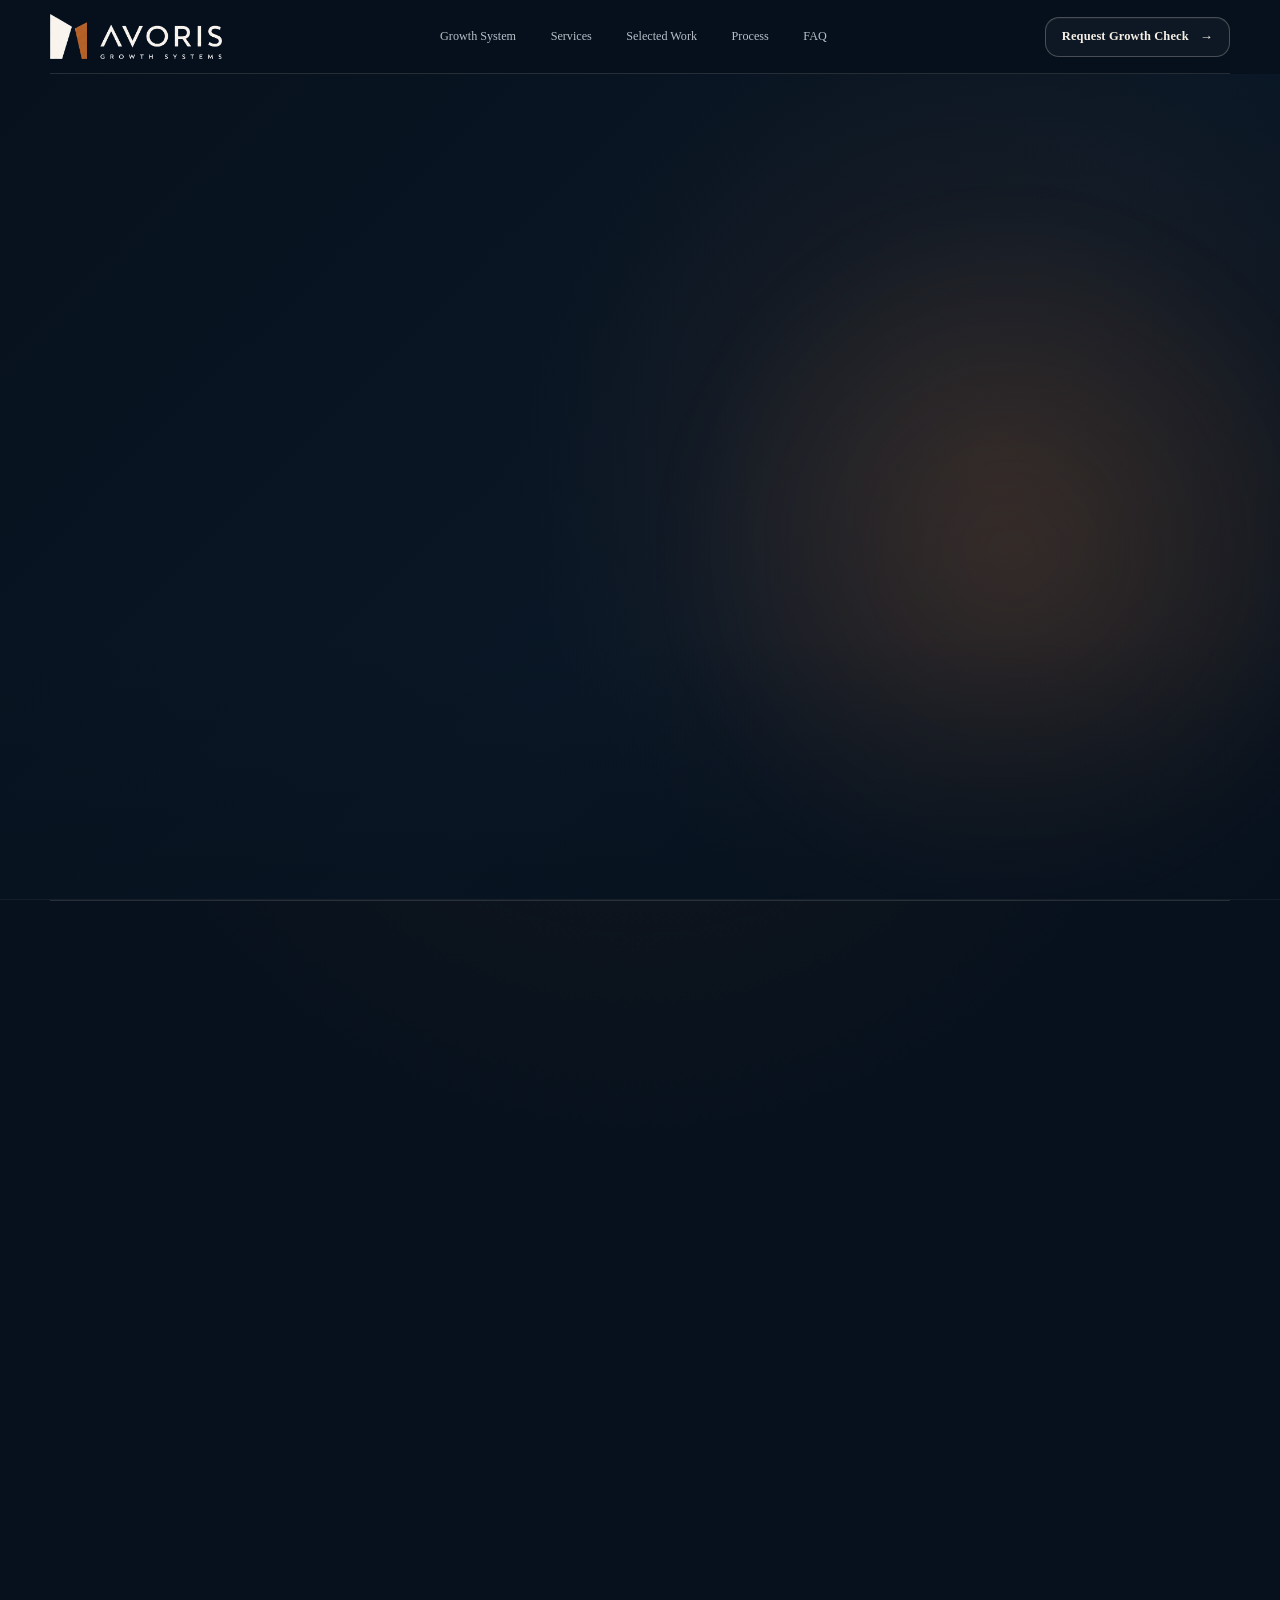
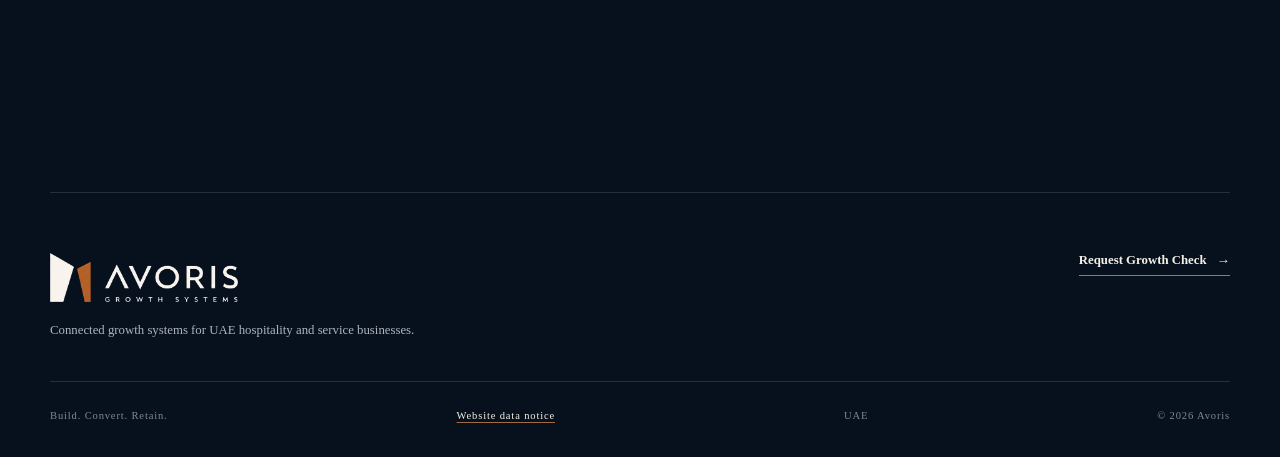
<file: index.html>
<!doctype html>
<html lang="en">
  <head>
    <meta charset="utf-8">
    <meta name="viewport" content="width=device-width, initial-scale=1">
    <meta name="theme-color" content="#07111d">
    <meta name="description" content="Avoris connects websites, Google visibility, social content, campaigns, CRM, and follow-up for UAE hospitality and service businesses.">
    <meta name="robots" content="index,follow,max-image-preview:large">
    <meta name="referrer" content="strict-origin-when-cross-origin">
    <meta http-equiv="Content-Security-Policy" content="default-src 'self'; base-uri 'self'; object-src 'none'; script-src 'self' 'sha256-jNqEJgOQ8Z2FwaB7fIRXqw4GKbD2601gResxsP9Bv5Y='; script-src-attr 'none'; style-src 'self'; img-src 'self' data:; font-src 'self'; connect-src 'none'; form-action https://formsubmit.co; frame-src 'none'; media-src 'self'; worker-src 'none'; manifest-src 'self'">
    <link rel="canonical" href="https://avorisgrowth.com/">
    <meta property="og:title" content="Avoris | Growth Systems for UAE Businesses">
    <meta property="og:description" content="Websites, Google visibility, social content, campaigns, CRM, and follow-up connected around one customer journey.">
    <meta property="og:type" content="website">
    <meta property="og:url" content="https://avorisgrowth.com/">
    <meta property="og:site_name" content="Avoris Growth Systems">
    <meta property="og:locale" content="en_AE">
    <meta property="og:image" content="https://avorisgrowth.com/assets/media/og.png">
    <meta property="og:image:alt" content="Avoris Growth Systems">
    <meta name="twitter:card" content="summary_large_image">
    <meta name="twitter:title" content="Avoris | Growth Systems for UAE Businesses">
    <meta name="twitter:description" content="Websites, Google visibility, social content, campaigns, CRM, and follow-up connected around one customer journey.">
    <meta name="twitter:image" content="https://avorisgrowth.com/assets/media/og.png">
    <meta name="twitter:image:alt" content="Avoris Growth Systems">
    <script type="application/ld+json">
      {
        "@context": "https://schema.org",
        "@graph": [
          {
            "@type": ["Organization", "ProfessionalService"],
            "@id": "https://avorisgrowth.com/#organization",
            "name": "Avoris Growth Systems",
            "url": "https://avorisgrowth.com/",
            "logo": "https://avorisgrowth.com/assets/brand/avoris-lockup-primary.png",
            "image": "https://avorisgrowth.com/assets/media/og.png",
            "description": "Connected websites, Google visibility, social content, campaigns, CRM, retention, and performance improvement for UAE hospitality and service businesses.",
            "areaServed": { "@type": "Country", "name": "United Arab Emirates" },
            "knowsAbout": ["Website conversion", "Google Business Profile optimisation", "Local SEO", "Social media content strategy", "Content creation", "Digital marketing", "Customer relationship management", "Customer retention", "Growth automation"],
            "makesOffer": {
              "@type": "OfferCatalog",
              "name": "Growth system services",
              "itemListElement": [
                { "@type": "Offer", "itemOffered": { "@type": "Service", "name": "Build", "description": "Websites, landing pages, booking journeys, WhatsApp, and conversion tracking." } },
                { "@type": "Offer", "itemOffered": { "@type": "Service", "name": "Convert", "description": "Paid media, local SEO, content, retargeting, and conversion improvement." } },
                { "@type": "Offer", "itemOffered": { "@type": "Service", "name": "Google Business Profile optimisation", "description": "Profile foundations, local visibility care, content updates, review workflow, monitoring, and reporting as agreed." } },
                { "@type": "Offer", "itemOffered": { "@type": "Service", "name": "Social content system", "description": "Content strategy, platform selection, content pillars, content calendars, creative production, publishing workflow, and reporting as agreed." } },
                { "@type": "Offer", "itemOffered": { "@type": "Service", "name": "Retain", "description": "CRM, loyalty, reviews, referrals, reactivation, and customer follow-up." } }
              ]
            }
          },
          {
            "@type": "WebSite",
            "@id": "https://avorisgrowth.com/#website",
            "url": "https://avorisgrowth.com/",
            "name": "Avoris Growth Systems",
            "publisher": { "@id": "https://avorisgrowth.com/#organization" },
            "inLanguage": "en",
            "dateModified": "2026-08-26"
          },
          {
            "@type": "FAQPage",
            "@id": "https://avorisgrowth.com/#faq",
            "mainEntity": [
              { "@type": "Question", "name": "Who is Avoris for?", "acceptedAnswer": { "@type": "Answer", "text": "Avoris is for ambitious UAE hospitality, leisure, and service businesses that want a clearer path from attention to revenue and repeat customers." } },
              { "@type": "Question", "name": "Is Avoris a marketing agency?", "acceptedAnswer": { "@type": "Answer", "text": "Marketing is one part of the work. Avoris connects acquisition with websites, conversion, CRM, retention, customer experience, and practical business processes." } },
              { "@type": "Question", "name": "What happens in a Growth Check?", "acceptedAnswer": { "@type": "Answer", "text": "We review how customers find you, choose you, buy or book, and come back. Then we identify the highest-value gap and recommend the next useful move." } },
              { "@type": "Question", "name": "Can Avoris work with our existing tools?", "acceptedAnswer": { "@type": "Answer", "text": "Yes. We keep useful tools and processes in place where possible, then connect or add only what the customer journey needs." } },
              { "@type": "Question", "name": "Do you only work with restaurants?", "acceptedAnswer": { "@type": "Answer", "text": "No. Hospitality is the first focus, but the same growth system works for local, service-led, and experience-led businesses." } },
              { "@type": "Question", "name": "Which social platforms does Avoris support?", "acceptedAnswer": { "@type": "Answer", "text": "The recommended mix can include Instagram, Facebook, LinkedIn, TikTok, and Google Business Profile. Avoris selects platforms around the audience and objective instead of placing every business on every channel by default." } },
              { "@type": "Question", "name": "What does Google Business Profile optimisation include?", "acceptedAnswer": { "@type": "Answer", "text": "Depending on the agreed scope, work can include profile accuracy, categories, services, hours, links, imagery, a review process, posts and updates, monitoring, and reporting. Rankings are not guaranteed." } }
            ]
          }
        ]
      }
    </script>
    <title>Avoris | Growth Systems for UAE Businesses</title>
    <link rel="icon" type="image/png" href="./assets/brand/avoris-symbol-primary.png">
    <link rel="apple-touch-icon" href="./assets/brand/avoris-symbol-primary.png">
    <link rel="stylesheet" href="./assets/styles.css">
    <script src="./assets/site.js" defer></script>
  </head>
  <body>
    <main class="site" id="top">
      <a class="skip-link" href="#main-content">Skip to content</a>

      <header class="site-header shell">
        <a href="#top" aria-label="Avoris home" data-close-menu>
          <img class="brand-lockup" src="./assets/brand/avoris-lockup-reversed.png" width="602" height="157" alt="Avoris Growth Systems">
        </a>
        <nav class="desktop-nav" aria-label="Primary navigation">
          <a href="#system">Growth System</a>
          <a href="#services">Services</a>
          <a href="#work">Selected Work</a>
          <a href="#process">Process</a>
          <a href="#faq">FAQ</a>
        </nav>
        <a class="button button-quiet header-cta" href="#growth-check">Request Growth Check <span aria-hidden="true" class="arrow">→</span></a>
        <button class="menu-toggle" type="button" aria-expanded="false" aria-controls="mobile-navigation" aria-label="Open navigation" data-menu-toggle>
          <span></span>
          <span></span>
        </button>
        <nav class="mobile-nav" id="mobile-navigation" aria-label="Mobile navigation" hidden>
          <a href="#system" data-close-menu>Growth System</a>
          <a href="#services" data-close-menu>Services</a>
          <a href="#work" data-close-menu>Selected Work</a>
          <a href="#process" data-close-menu>Process</a>
          <a href="#faq" data-close-menu>FAQ</a>
          <a class="button button-primary" href="#growth-check" data-close-menu>Request Growth Check <span aria-hidden="true" class="arrow">→</span></a>
        </nav>
      </header>

      <div id="main-content">
        <section class="hero" aria-labelledby="hero-title">
          <div class="hero-layout shell">
            <div class="hero-copy" data-reveal>
              <p class="eyebrow">Growth systems for UAE hospitality and service businesses</p>
              <h1 id="hero-title"><span>Turn attention into</span><em>repeat business.</em></h1>
              <p class="hero-lede">Websites, Google visibility, social content, campaigns, CRM, and follow-up connected so more customers choose you, return, and refer.</p>
              <div class="hero-actions">
                <a class="button button-primary" href="#growth-check">Request Growth Check <span aria-hidden="true" class="arrow">→</span></a>
                <a class="button button-quiet" href="#system">See the system <span aria-hidden="true" class="arrow">→</span></a>
              </div>
            </div>
            <figure class="hero-art" data-reveal>
              <img src="./assets/media/avoris-hero-growth-system.webp" width="1100" height="1366" alt="A continuous copper and ivory pathway rising through three connected stages." fetchpriority="high" decoding="async">
            </figure>
          </div>
        </section>

        <section class="leaks shell" aria-labelledby="leaks-title">
          <div class="section-heading" data-reveal>
            <h2 id="leaks-title">Growth rarely breaks in one place.</h2>
            <p>The problem is usually a gap between getting noticed, making the next step easy, and staying remembered.</p>
          </div>
          <div class="leak-grid">
            <article class="leak-card leak-card-featured" data-reveal>
              <img src="./assets/media/avoris-build-visual.jpg" width="1672" height="941" loading="lazy" decoding="async" alt="Customer journey planning session">
              <div>
                <span>Hard to find</span>
                <h3>The right people never reach you.</h3>
                <p>Weak search visibility, unclear offers, and disconnected campaigns make every new customer harder to win.</p>
              </div>
            </article>
            <article class="leak-card" data-reveal>
              <div>
                <span>Hard to choose</span>
                <h3>Interest stalls before action.</h3>
                <p>Visitors arrive, but the website, booking path, or follow-up leaves the next step unclear.</p>
              </div>
            </article>
            <article class="leak-card" data-reveal>
              <div>
                <span>Easy to forget</span>
                <h3>Good customers are left to drift.</h3>
                <p>Without CRM, loyalty, reviews, and useful follow-up, the relationship ends after one visit or enquiry.</p>
              </div>
            </article>
          </div>
        </section>

        <section class="system shell" id="system" aria-labelledby="system-title">
          <div class="system-heading" data-reveal>
            <div>
              <h2 id="system-title">Four growth functions. One customer journey.</h2>
              <p>Avoris connects marketing, digital conversion, customer retention, and performance improvement into one practical system.</p>
            </div>
            <span class="system-symbol" aria-hidden="true"></span>
          </div>
          <div class="journey-board" data-reveal>
            <div class="journey-board-heading" aria-hidden="true">
              <span>Customer moment</span>
              <span>What Avoris connects</span>
              <span>Business result</span>
            </div>
            <ol class="journey-flow">
              <li>
                <div class="journey-stage"><span>Attract demand</span><strong>Help the right people find you.</strong></div>
                <div class="journey-work"><strong class="journey-mobile-label">What Avoris connects</strong><p>Google Business Profile, local SEO, social content, paid media, and offer positioning</p></div>
                <div class="journey-result"><strong class="journey-mobile-label">Business result</strong><span>More qualified local attention</span></div>
              </li>
              <li>
                <div class="journey-stage"><span>Convert interest</span><strong>Make the next step easy.</strong></div>
                <div class="journey-work"><strong class="journey-mobile-label">What Avoris connects</strong><p>Websites, landing pages, booking, WhatsApp, and conversion tracking</p></div>
                <div class="journey-result"><strong class="journey-mobile-label">Business result</strong><span>More enquiries and bookings</span></div>
              </li>
              <li>
                <div class="journey-stage"><span>Grow relationships</span><strong>Give customers a reason to return.</strong></div>
                <div class="journey-work"><strong class="journey-mobile-label">What Avoris connects</strong><p>CRM, loyalty, reviews, referrals, and reactivation</p></div>
                <div class="journey-result"><strong class="journey-mobile-label">Business result</strong><span>More repeat visits and revenue</span></div>
              </li>
              <li>
                <div class="journey-stage"><span>Improve performance</span><strong>Turn evidence into better decisions.</strong></div>
                <div class="journey-work"><strong class="journey-mobile-label">What Avoris connects</strong><p>Reporting, testing, automation, and customer journey optimisation</p></div>
                <div class="journey-result"><strong class="journey-mobile-label">Business result</strong><span>Less waste and stronger growth</span></div>
              </li>
            </ol>
          </div>
          <div class="system-outcome" data-reveal>
            <div>
              <strong>Start at the biggest leak.</strong>
              <p>Fix the stage holding growth back, then connect the rest when it adds value.</p>
            </div>
            <a class="text-link" href="#growth-check">Request Growth Check <span class="arrow" aria-hidden="true">→</span></a>
          </div>
        </section>

        <section class="services shell" id="services" aria-labelledby="services-title">
          <div class="section-heading services-heading" data-reveal>
            <h2 id="services-title">Build. Convert. Retain.</h2>
            <p>Three connected systems turn first impressions into action, then action into stronger customer relationships.</p>
          </div>
          <div class="service-grid">
            <article class="service-card service-card-1" data-reveal>
              <img src="./assets/media/avoris-build-visual.jpg" width="1672" height="941" loading="lazy" decoding="async" alt="">
              <div><span>Build</span><h3>Make choosing you easy.</h3><p>Clear offers, fast websites, landing pages, booking journeys, WhatsApp, and conversion tracking.</p></div>
            </article>
            <article class="service-card service-card-2" data-reveal>
              <img src="./assets/media/avoris-convert-visual.jpg" width="1536" height="1024" loading="lazy" decoding="async" alt="">
              <div><span>Convert</span><h3>Bring in the right demand.</h3><p>Google Business Profile, local SEO, social content, paid media, retargeting, and steady conversion improvement.</p></div>
            </article>
            <article class="service-card service-card-3" data-reveal>
              <img src="./assets/media/avoris-retention.jpg" width="1699" height="926" loading="lazy" decoding="async" alt="">
              <div><span>Retain</span><h3>Give customers a reason to return.</h3><p>CRM, loyalty, reviews, referrals, reactivation, and useful permission-based follow-up.</p></div>
            </article>
          </div>
        </section>

        <section class="visibility-content shell" id="visibility-content" aria-labelledby="visibility-content-title">
          <div class="visibility-intro" data-reveal>
            <h2 id="visibility-content-title">Be found locally. Stay worth following.</h2>
            <p>Avoris connects Google visibility with a repeatable content system, so every channel supports the path to enquiry, booking, and return.</p>
          </div>

          <div class="visibility-grid">
            <article class="visibility-lane local-lane" data-reveal>
              <header class="lane-heading">
                <span class="lane-label">Local visibility</span>
                <h3>Google Business Profile optimisation</h3>
                <p>Keep the information customers see on Google accurate, useful, and active, then measure how people find and act on the profile.</p>
              </header>
              <figure class="lane-media" aria-hidden="true">
                <video width="960" height="536" muted playsinline preload="none" poster="./assets/media/avoris-local-visibility-poster.webp" data-scroll-video>
                  <source data-src="./assets/media/avoris-local-visibility.mp4" type="video/mp4">
                </video>
              </figure>
              <div class="package-stack">
                <section class="offer-package" aria-labelledby="gbp-foundation-title">
                  <div class="package-heading">
                    <span>One-time foundation</span>
                    <h4 id="gbp-foundation-title">GBP Foundation</h4>
                  </div>
                  <ul>
                    <li>Access, ownership, and accuracy audit</li>
                    <li>Categories, services, hours, links, and service area</li>
                    <li>Logo, cover, photos, and review-request setup</li>
                    <li>Tracking baseline and priority plan</li>
                  </ul>
                </section>
                <section class="offer-package" aria-labelledby="local-care-title">
                  <div class="package-heading">
                    <span>Ongoing care</span>
                    <h4 id="local-care-title">Local Visibility Care</h4>
                  </div>
                  <ul>
                    <li>Profile updates and change monitoring</li>
                    <li>Posts, offers, events, and fresh photos</li>
                    <li>Review-response support</li>
                    <li>Monthly performance review</li>
                  </ul>
                </section>
              </div>
            </article>

            <article class="visibility-lane content-lane" data-reveal>
              <header class="lane-heading">
                <span class="lane-label">Content system</span>
                <h3>Strategy becomes a steady publishing rhythm.</h3>
                <p>Plan what to say, create it efficiently, and give each platform a clear role in the customer journey.</p>
              </header>
              <figure class="lane-media" aria-hidden="true">
                <video width="960" height="536" muted playsinline preload="none" poster="./assets/media/avoris-content-system-poster.webp" data-scroll-video>
                  <source data-src="./assets/media/avoris-content-system.mp4" type="video/mp4">
                </video>
              </figure>
              <p class="platform-line"><strong>Platform selection</strong><span>Instagram, Facebook, LinkedIn, TikTok, and Google Business Profile when they fit the audience and objective.</span></p>
              <div class="package-stack">
                <section class="offer-package" aria-labelledby="content-foundation-title">
                  <div class="package-heading">
                    <span>One-time foundation</span>
                    <h4 id="content-foundation-title">Content Foundation Sprint</h4>
                  </div>
                  <ul>
                    <li>Audience, objective, and platform roles</li>
                    <li>Content pillars, voice, and creative direction</li>
                    <li>30-day content calendar</li>
                    <li>Production briefs and measurement plan</li>
                  </ul>
                </section>
                <section class="offer-package" aria-labelledby="monthly-content-title">
                  <div class="package-heading">
                    <span>Ongoing production</span>
                    <h4 id="monthly-content-title">Monthly Content System</h4>
                  </div>
                  <ul>
                    <li>Monthly strategy and content calendar</li>
                    <li>Planned filming, photography, design, and editing</li>
                    <li>Short videos, carousels, captions, and platform-ready assets</li>
                    <li>Approval workflow, publishing, and performance review</li>
                  </ul>
                </section>
              </div>
            </article>
          </div>

          <div class="connected-offer" data-reveal>
            <div>
              <span>Connected option</span>
              <h3>Content + Local Visibility System</h3>
            </div>
            <p>One content plan supplies social posts, Google Business Profile updates, fresh local proof, and landing-page material without creating separate workflows.</p>
            <a class="text-link" href="#growth-check">Discuss the system <span class="arrow" aria-hidden="true">→</span></a>
          </div>
          <p class="service-boundary" data-reveal>No ranking or virality guarantees. Platforms, production volume, locations, revisions, publishing, and reporting are agreed before work starts.</p>
        </section>

        <section class="process shell" id="process" aria-labelledby="process-title">
          <div class="process-intro" data-reveal>
            <h2 id="process-title">Start with the move that matters now.</h2>
            <p>Diagnose the constraint, build the right fix, then keep improving what proves useful.</p>
          </div>
          <div class="process-body">
            <figure class="process-art" data-reveal>
              <img src="./assets/media/avoris-process-journey.webp" width="1000" height="1241" alt="Three connected forms representing diagnosis, implementation, and continuous improvement." loading="lazy" decoding="async">
            </figure>
            <div class="engagement-list">
              <article data-reveal><span>Diagnose</span><div class="engagement-name"><strong>Growth Check</strong><small>Focused diagnostic</small></div><p>See the full journey, identify the highest-value leak, and choose the next useful move.</p></article>
              <article data-reveal><span>Implement</span><div class="engagement-name"><strong>Build Project</strong><small>Fixed-scope implementation</small></div><p>Fix the most valuable gap with a focused website, funnel, CRM, loyalty, or automation build.</p></article>
              <article data-reveal><span>Improve</span><div class="engagement-name"><strong>Growth Partner</strong><small>Ongoing improvement</small></div><p>Keep campaigns, reporting, testing, and customer journeys improving after the first build goes live.</p></article>
            </div>
          </div>
          <p class="scope-note" data-reveal>Scope, timing, and pricing are agreed before implementation starts.</p>
        </section>

        <section class="comparison shell" id="difference" aria-labelledby="comparison-title">
          <div class="comparison-intro" data-reveal>
            <p class="eyebrow">A clearer operating model</p>
            <h2 id="comparison-title">What changes when growth is connected?</h2>
            <p>The difference is not more activity. It is whether every part of growth is working toward the same customer decision.</p>
          </div>
          <div class="comparison-board" data-reveal>
            <figure class="comparison-art">
              <img src="./assets/media/avoris-connected-comparison.webp" width="1600" height="893" alt="A continuous copper path connects one system while a second group remains fragmented." loading="lazy" decoding="async">
            </figure>
            <table>
              <thead><tr><th scope="col">Decision</th><th scope="col">Avoris growth system</th><th scope="col">Separate specialists</th></tr></thead>
              <tbody>
                <tr><th scope="row">Starting point</th><td class="comparison-avoris">The customer journey and the biggest constraint</td><td>The requested channel or deliverable</td></tr>
                <tr><th scope="row">Delivery</th><td class="comparison-avoris">Website, campaigns, CRM, and retention connected</td><td>Separate briefs, tools, and handoffs</td></tr>
                <tr><th scope="row">Measurement</th><td class="comparison-avoris">One business outcome followed across the journey</td><td>Channel reports viewed in isolation</td></tr>
                <tr><th scope="row">Next move</th><td class="comparison-avoris">Improve the stage with the highest value</td><td>Add more activity to every channel</td></tr>
              </tbody>
            </table>
            <div class="comparison-action">
              <p>See where growth is leaking before you invest in another isolated fix.</p>
              <a class="text-link" href="#growth-check">Request Growth Check <span class="arrow" aria-hidden="true">→</span></a>
            </div>
          </div>
        </section>

        <section class="work shell" id="work" aria-labelledby="work-title">
          <div class="evidence-image" data-reveal>
            <img src="./assets/media/avoris-communications.jpg" width="1448" height="1086" loading="lazy" decoding="async" alt="Business owner discussing customer communication and growth priorities">
          </div>
          <div class="evidence-copy" data-reveal>
            <p class="eyebrow">How the work is proven</p>
            <h2 id="work-title">The work is measured from the start.</h2>
            <p class="evidence-lede">Every engagement begins with a clear baseline, one business priority, and an agreed way to show whether the change worked.</p>
            <dl class="evidence-steps">
              <div><dt>Journey baseline</dt><dd>What customers experience now, from discovery to return.</dd></div>
              <div><dt>Priority decision</dt><dd>The constraint chosen before implementation begins.</dd></div>
              <div><dt>Evidence plan</dt><dd>The enquiries, bookings, repeat visits, or other signal that will show progress.</dd></div>
            </dl>
            <p class="evidence-note">Verified client case studies are published only with client approval.</p>
          </div>
        </section>

        <section class="faq shell" id="faq" aria-labelledby="faq-title">
          <div class="faq-intro" data-reveal>
            <h2 id="faq-title">Useful answers before we start.</h2>
            <p>The work begins with the business as it is, not a prebuilt package.</p>
          </div>
          <div class="faq-list" data-reveal>
            <article class="faq-item open">
              <button type="button" aria-expanded="true"><span>Who is Avoris for?</span><b aria-hidden="true">-</b></button>
              <div class="faq-answer"><p>Avoris is for ambitious UAE hospitality, leisure, and service businesses that want a clearer path from attention to revenue and repeat customers.</p></div>
            </article>
            <article class="faq-item">
              <button type="button" aria-expanded="false"><span>Is Avoris a marketing agency?</span><b aria-hidden="true">+</b></button>
              <div class="faq-answer" hidden><p>Marketing is one part of the work. Avoris connects acquisition with websites, conversion, CRM, retention, customer experience, and practical business processes.</p></div>
            </article>
            <article class="faq-item">
              <button type="button" aria-expanded="false"><span>What happens in a Growth Check?</span><b aria-hidden="true">+</b></button>
              <div class="faq-answer" hidden><p>We review how customers find you, choose you, buy or book, and come back. Then we identify the highest-value gap and recommend the next useful move.</p></div>
            </article>
            <article class="faq-item">
              <button type="button" aria-expanded="false"><span>Can Avoris work with our existing tools?</span><b aria-hidden="true">+</b></button>
              <div class="faq-answer" hidden><p>Yes. We keep useful tools and processes in place where possible, then connect or add only what the customer journey needs.</p></div>
            </article>
            <article class="faq-item">
              <button type="button" aria-expanded="false"><span>Do you only work with restaurants?</span><b aria-hidden="true">+</b></button>
              <div class="faq-answer" hidden><p>No. Hospitality is the first focus, but the same growth system works for local, service-led, and experience-led businesses.</p></div>
            </article>
            <article class="faq-item">
              <button type="button" aria-expanded="false"><span>Which social platforms does Avoris support?</span><b aria-hidden="true">+</b></button>
              <div class="faq-answer" hidden><p>The recommended mix can include Instagram, Facebook, LinkedIn, TikTok, and Google Business Profile. We choose platforms around the audience and objective instead of putting every business on every channel by default.</p></div>
            </article>
            <article class="faq-item">
              <button type="button" aria-expanded="false"><span>What does Google Business Profile optimisation include?</span><b aria-hidden="true">+</b></button>
              <div class="faq-answer" hidden><p>Depending on the agreed scope, work can include profile accuracy, categories, services, hours, links, imagery, a review process, posts and updates, monitoring, and reporting. Rankings are not guaranteed.</p></div>
            </article>
          </div>
        </section>

        <section class="contact shell" id="growth-check" aria-labelledby="contact-title">
          <div class="contact-copy" data-reveal>
            <p class="eyebrow">Growth Check</p>
            <h2 id="contact-title">Find the gap worth fixing first.</h2>
            <p>A focused review of how customers find you, choose you, and come back.</p>
            <div class="contact-outcomes">
              <div><strong>See the journey</strong><span>Understand what customers experience from discovery to return.</span></div>
              <div><strong>Find the constraint</strong><span>Identify the gap that is costing the business the most.</span></div>
              <div><strong>Choose the next move</strong><span>Leave with a focused priority instead of another long task list.</span></div>
            </div>
          </div>

          <form class="growth-form" action="https://formsubmit.co/avorisgrowthsystems@gmail.com" method="post" accept-charset="UTF-8" data-reveal>
            <input type="hidden" name="_subject" value="New Avoris Growth Check request">
            <input type="hidden" name="_template" value="table">
            <input type="hidden" name="_next" value="https://avorisgrowth.com/thank-you.html">
            <input type="hidden" name="_url" value="https://avorisgrowth.com/#growth-check">
            <input class="form-honeypot" type="text" name="_honey" tabindex="-1" autocomplete="off" aria-hidden="true">
            <div class="form-heading"><span>Your request</span><strong>Growth Check</strong></div>
            <label>First name<input name="firstName" type="text" placeholder="Your name" autocomplete="given-name" maxlength="80" required></label>
            <label>Business name<input name="businessName" type="text" placeholder="Your business" autocomplete="organization" maxlength="120" required></label>
            <label>Email address<input name="email" type="email" placeholder="you@business.com" autocomplete="email" maxlength="254" required></label>
            <label>What would you like to improve?
              <select name="priority" required>
                <option value="" selected disabled>Select a priority</option>
                <option>Google visibility and Business Profile</option>
                <option>Content strategy and creation</option>
                <option>More qualified enquiries</option>
                <option>Better conversion</option>
                <option>Repeat customers and loyalty</option>
                <option>Automation and customer data</option>
                <option>I am not sure yet</option>
              </select>
            </label>
            <label>Tell us a little more<textarea name="context" placeholder="What is happening in the business right now?" rows="4" maxlength="1500"></textarea></label>
            <button class="button button-primary submit-button" type="submit">Request Growth Check <span aria-hidden="true" class="arrow">→</span></button>
            <p class="form-note">By submitting, you agree that Avoris may use these details to reply. This form is processed by FormSubmit. Do not include passwords, payment details, government ID, or confidential customer data. <a href="./privacy.html">Read the website data notice.</a></p>
          </form>
        </section>
      </div>

      <footer class="site-footer shell">
        <div>
          <a href="#top" aria-label="Avoris home">
            <img class="brand-lockup" src="./assets/brand/avoris-lockup-reversed.png" width="602" height="157" loading="lazy" decoding="async" alt="Avoris Growth Systems">
          </a>
          <p>Connected growth systems for UAE hospitality and service businesses.</p>
        </div>
        <a class="text-link" href="#growth-check">Request Growth Check <span aria-hidden="true" class="arrow">→</span></a>
        <div class="footer-meta"><span>Build. Convert. Retain.</span><a href="./privacy.html">Website data notice</a><span>UAE</span><span>© 2026 Avoris</span></div>
      </footer>
      <a class="mobile-cta" href="#growth-check">Request Growth Check <span aria-hidden="true" class="arrow">→</span></a>
    </main>
  </body>
</html>
</file>
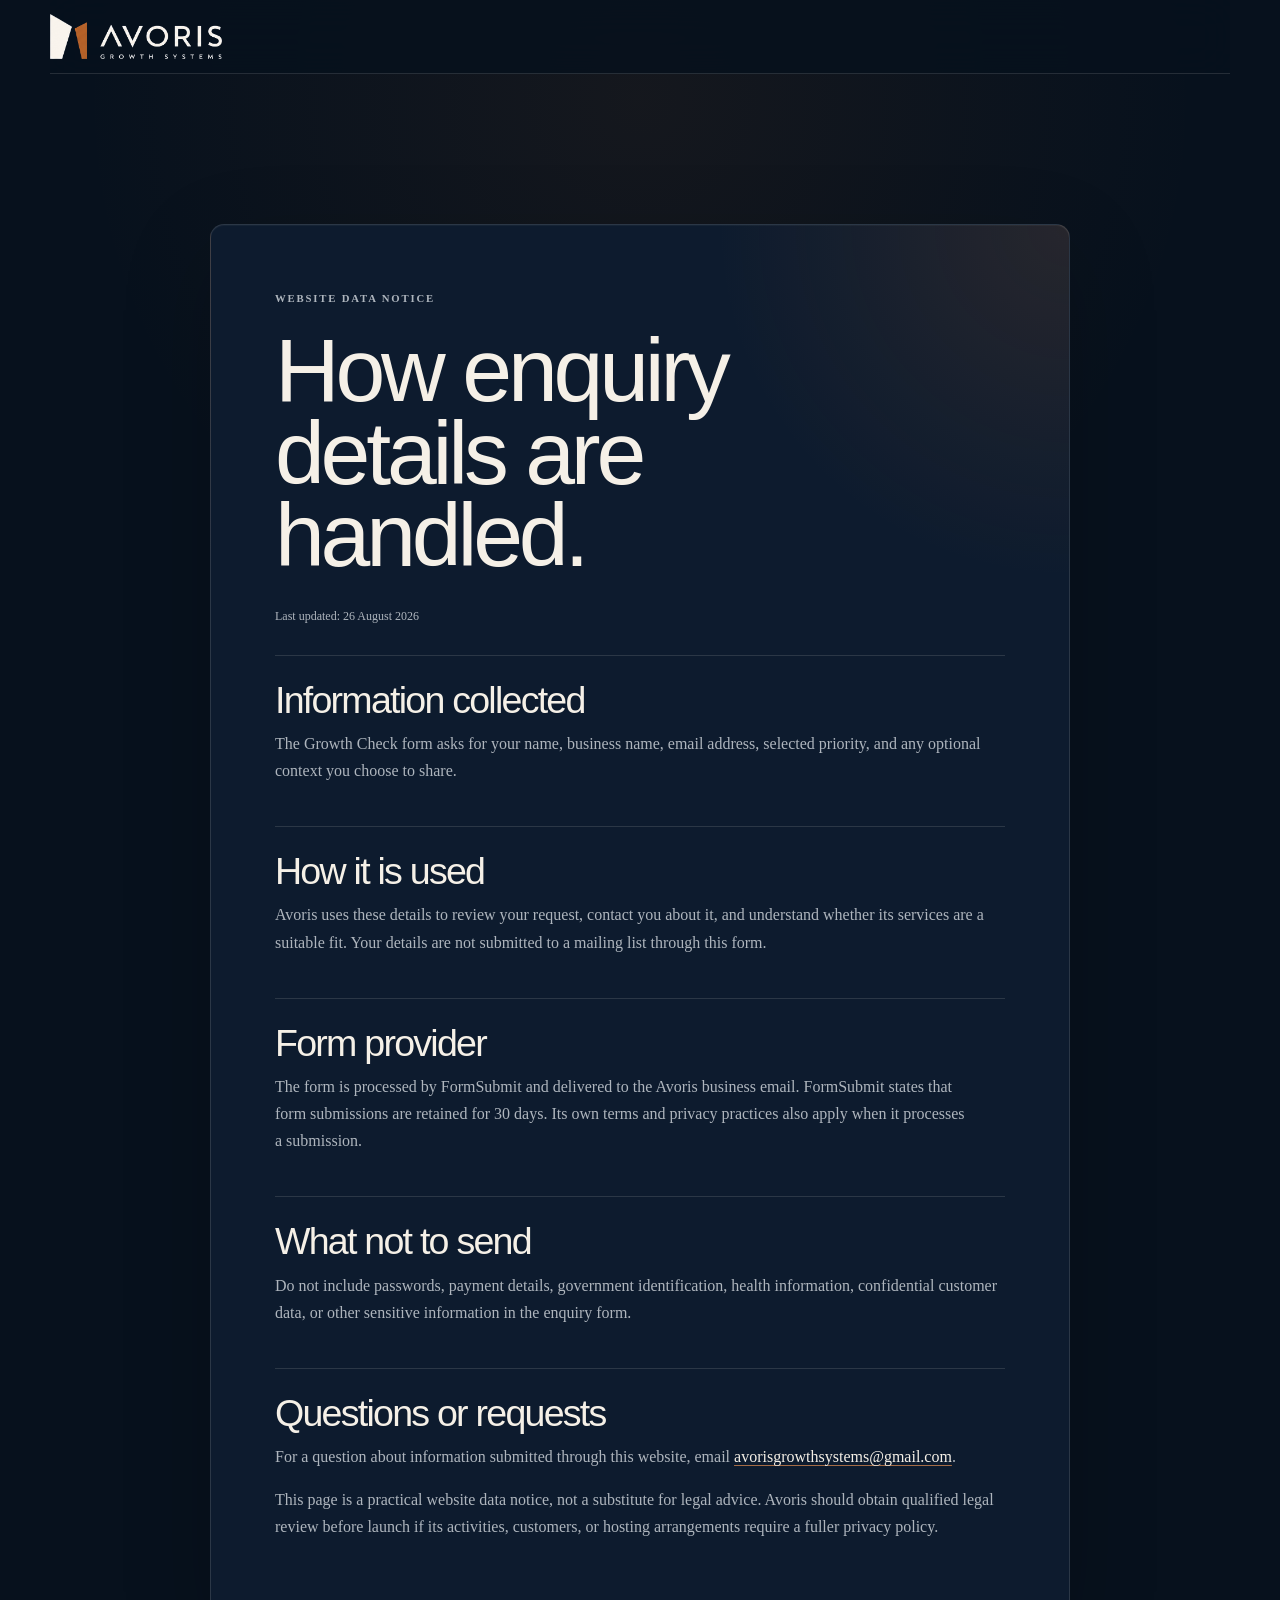
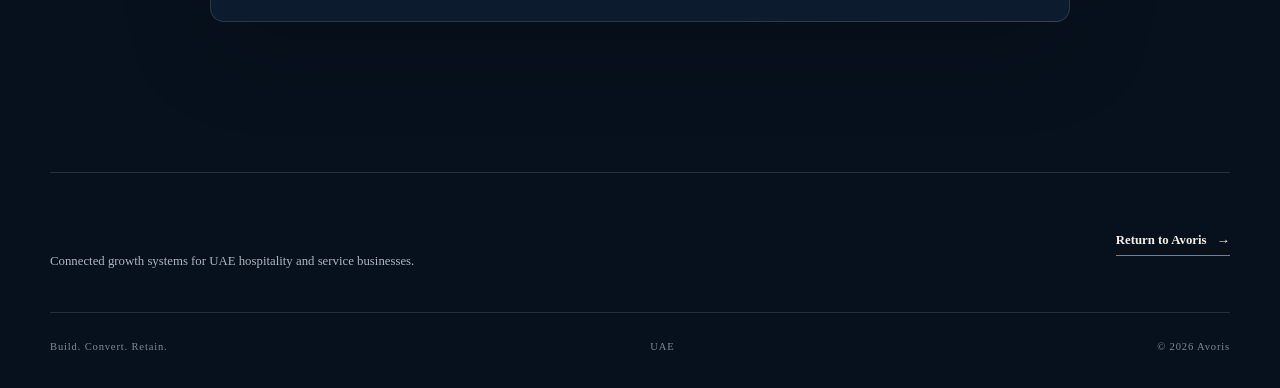
<file: privacy.html>
<!doctype html>
<html lang="en">
  <head>
    <meta charset="utf-8">
    <meta name="viewport" content="width=device-width, initial-scale=1">
    <meta name="theme-color" content="#07111d">
    <meta name="description" content="How Avoris handles information submitted through this website.">
    <meta name="robots" content="index,follow">
    <meta name="referrer" content="strict-origin-when-cross-origin">
    <meta http-equiv="Content-Security-Policy" content="default-src 'self'; base-uri 'self'; object-src 'none'; script-src 'self' 'sha256-jNqEJgOQ8Z2FwaB7fIRXqw4GKbD2601gResxsP9Bv5Y='; script-src-attr 'none'; style-src 'self'; img-src 'self' data:; font-src 'self'; connect-src 'none'; form-action https://formsubmit.co; frame-src 'none'; media-src 'self'; worker-src 'none'; manifest-src 'self'">
    <link rel="canonical" href="https://avorisgrowth.com/privacy.html">
    <title>Website data notice | Avoris Growth Systems</title>
    <link rel="icon" type="image/png" href="./assets/brand/avoris-symbol-primary.png">
    <link rel="stylesheet" href="./assets/styles.css">
  </head>
  <body>
    <main class="site utility-site" id="top">
      <a class="skip-link" href="#main-content">Skip to content</a>
      <header class="site-header shell utility-header">
        <a href="./index.html" aria-label="Avoris home">
          <img class="brand-lockup" src="./assets/brand/avoris-lockup-reversed.png" width="602" height="157" alt="Avoris Growth Systems">
        </a>
      </header>
      <div class="utility-main privacy-main shell" id="main-content">
        <article class="utility-card privacy-card">
          <p class="eyebrow">Website data notice</p>
          <h1>How enquiry details are handled.</h1>
          <p class="privacy-meta">Last updated: 26 August 2026</p>

          <section aria-labelledby="information-collected">
            <h2 id="information-collected">Information collected</h2>
            <p>The Growth Check form asks for your name, business name, email address, selected priority, and any optional context you choose to share.</p>
          </section>

          <section aria-labelledby="information-use">
            <h2 id="information-use">How it is used</h2>
            <p>Avoris uses these details to review your request, contact you about it, and understand whether its services are a suitable fit. Your details are not submitted to a mailing list through this form.</p>
          </section>

          <section aria-labelledby="form-provider">
            <h2 id="form-provider">Form provider</h2>
            <p>The form is processed by FormSubmit and delivered to the Avoris business email. FormSubmit states that form submissions are retained for 30 days. Its own terms and privacy practices also apply when it processes a submission.</p>
          </section>

          <section aria-labelledby="sensitive-information">
            <h2 id="sensitive-information">What not to send</h2>
            <p>Do not include passwords, payment details, government identification, health information, confidential customer data, or other sensitive information in the enquiry form.</p>
          </section>

          <section aria-labelledby="contact-data">
            <h2 id="contact-data">Questions or requests</h2>
            <p>For a question about information submitted through this website, email <a href="mailto:avorisgrowthsystems@gmail.com">avorisgrowthsystems@gmail.com</a>.</p>
            <p>This page is a practical website data notice, not a substitute for legal advice. Avoris should obtain qualified legal review before launch if its activities, customers, or hosting arrangements require a fuller privacy policy.</p>
          </section>
        </article>
      </div>
      <footer class="site-footer shell">
        <div>
          <p>Connected growth systems for UAE hospitality and service businesses.</p>
        </div>
        <a class="text-link" href="./index.html">Return to Avoris <span aria-hidden="true" class="arrow">→</span></a>
        <div class="footer-meta"><span>Build. Convert. Retain.</span><span>UAE</span><span>© 2026 Avoris</span></div>
      </footer>
    </main>
  </body>
</html>
</file>
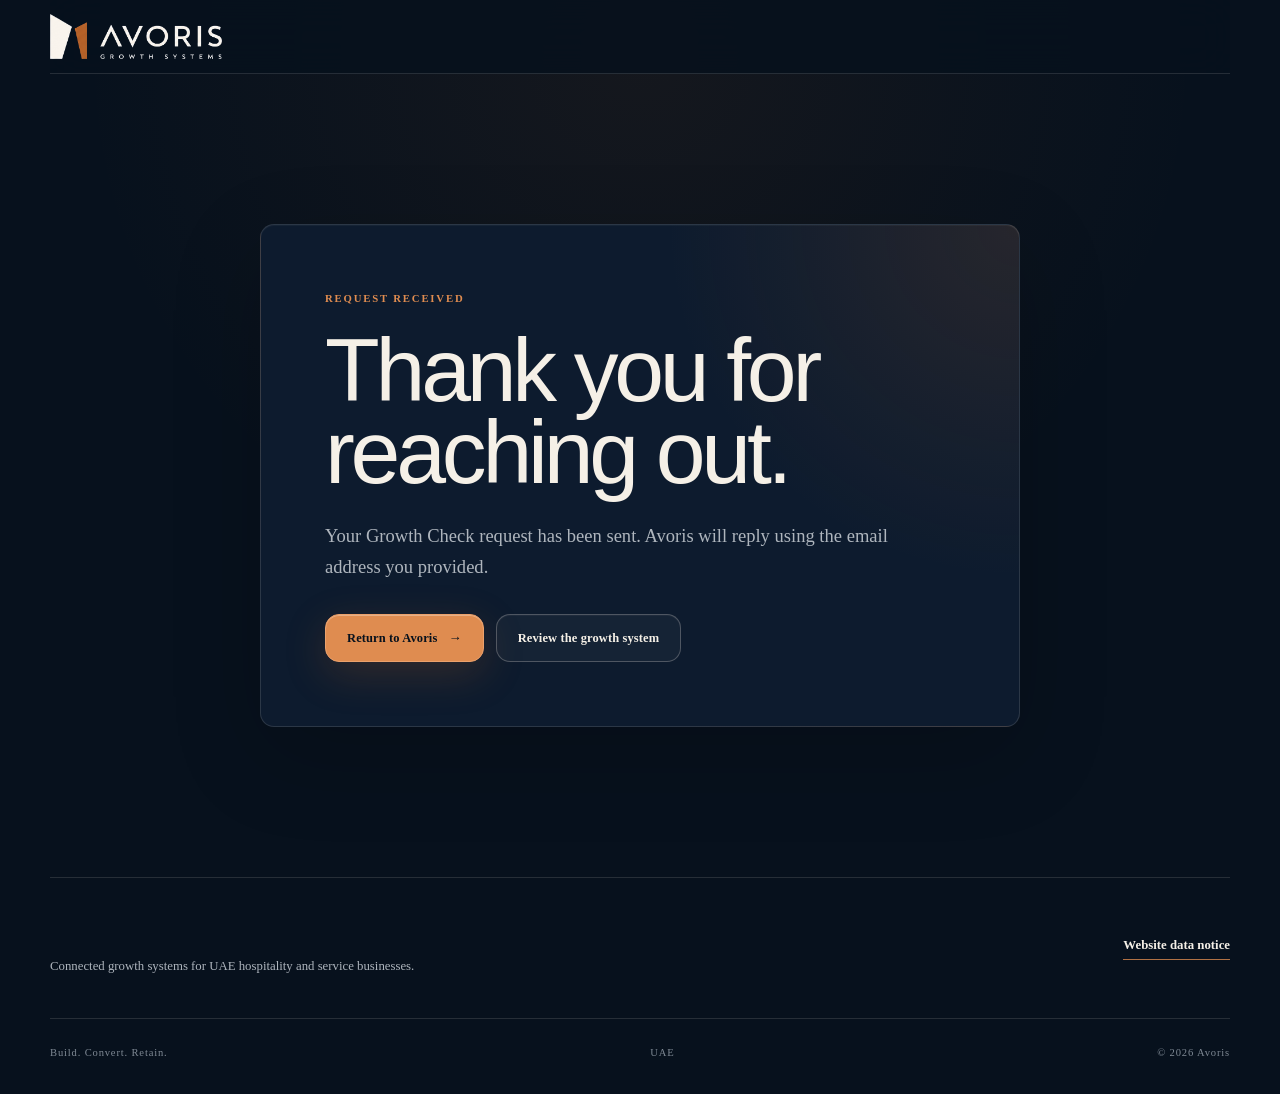
<file: thank-you.html>
<!doctype html>
<html lang="en">
  <head>
    <meta charset="utf-8">
    <meta name="viewport" content="width=device-width, initial-scale=1">
    <meta name="theme-color" content="#07111d">
    <meta name="robots" content="noindex,nofollow">
    <meta name="referrer" content="strict-origin-when-cross-origin">
    <meta http-equiv="Content-Security-Policy" content="default-src 'self'; base-uri 'self'; object-src 'none'; script-src 'self' 'sha256-jNqEJgOQ8Z2FwaB7fIRXqw4GKbD2601gResxsP9Bv5Y='; script-src-attr 'none'; style-src 'self'; img-src 'self' data:; font-src 'self'; connect-src 'none'; form-action https://formsubmit.co; frame-src 'none'; media-src 'self'; worker-src 'none'; manifest-src 'self'">
    <title>Request received | Avoris Growth Systems</title>
    <link rel="icon" type="image/png" href="./assets/brand/avoris-symbol-primary.png">
    <link rel="stylesheet" href="./assets/styles.css">
  </head>
  <body>
    <main class="site utility-site" id="top">
      <a class="skip-link" href="#main-content">Skip to content</a>
      <header class="site-header shell utility-header">
        <a href="./index.html" aria-label="Avoris home">
          <img class="brand-lockup" src="./assets/brand/avoris-lockup-reversed.png" width="602" height="157" alt="Avoris Growth Systems">
        </a>
      </header>
      <div class="utility-main shell" id="main-content">
        <article class="utility-card">
          <p class="eyebrow">Request received</p>
          <h1>Thank you for reaching out.</h1>
          <p class="utility-lede">Your Growth Check request has been sent. Avoris will reply using the email address you provided.</p>
          <div class="utility-actions">
            <a class="button button-primary" href="./index.html">Return to Avoris <span aria-hidden="true" class="arrow">→</span></a>
            <a class="button button-quiet" href="./index.html#system">Review the growth system</a>
          </div>
        </article>
      </div>
      <footer class="site-footer shell">
        <div>
          <p>Connected growth systems for UAE hospitality and service businesses.</p>
        </div>
        <a class="text-link" href="./privacy.html">Website data notice</a>
        <div class="footer-meta"><span>Build. Convert. Retain.</span><span>UAE</span><span>© 2026 Avoris</span></div>
      </footer>
    </main>
  </body>
</html>
</file>
<file: assets/styles.css>
[hidden] { display:none!important; }

:root {
  --ivory:#f5f0e7;
  --muted:#aeb5bd;
  --ink:#07111d;
  --navy:#0d1b2e;
  --navy-soft:#12243a;
  --navy-raised:#172a41;
  --copper:#b96424;
  --copper-bright:#df8c50;
  --line:rgba(245,240,231,.13);
  --line-strong:rgba(245,240,231,.25);
  --radius:14px;
  --shell:min(1180px,calc(100vw - 48px));
}

* { box-sizing:border-box; }
html { scroll-behavior:smooth; background:var(--ink); }
body { margin:0; color:var(--ivory); background:var(--ink); font-family:"Segoe UI Variable Text","Avenir Next","Helvetica Neue",Arial,sans-serif; font-size:16px; -webkit-font-smoothing:antialiased; }
section[id] { scroll-margin-top:90px; }
body,button,input,select,textarea { font:inherit; }
img { display:block; max-width:100%; }
a { color:inherit; text-decoration:none; }
button { color:inherit; }
button,a,input,select,textarea { -webkit-tap-highlight-color:transparent; }
:focus-visible { outline:2px solid var(--copper-bright); outline-offset:4px; }

.site { min-height:100dvh; overflow:hidden; background:radial-gradient(circle at 50% 5%,rgba(185,100,36,.08),transparent 35rem),var(--ink); }
.shell { width:var(--shell); margin-inline:auto; }
.skip-link { position:fixed; top:10px; left:10px; z-index:100; padding:10px 14px; border-radius:var(--radius); color:var(--ink); background:var(--ivory); transform:translateY(-180%); }
.skip-link:focus { transform:translateY(0); }

.site-header { position:sticky; top:0; z-index:30; display:grid; grid-template-columns:auto 1fr auto; align-items:center; min-height:74px; border-bottom:1px solid var(--line); background:rgba(7,17,29,.84); backdrop-filter:blur(18px); }
.brand-lockup { width:172px; height:auto; }
.desktop-nav { display:flex; justify-content:center; gap:clamp(20px,2.7vw,38px); color:#b8c0c9; font-size:.76rem; }
.desktop-nav a { transition:color .2s ease; }
.desktop-nav a:hover,.desktop-nav a:focus-visible { color:var(--ivory); }
.menu-toggle,.mobile-nav { display:none; }

.button { display:inline-flex; align-items:center; justify-content:center; gap:11px; min-height:48px; padding:0 21px; border:1px solid transparent; border-radius:var(--radius); white-space:nowrap; font-size:.78rem; font-weight:750; letter-spacing:.01em; transition:transform .22s cubic-bezier(.16,1,.3,1),color .22s ease,background .22s ease,border-color .22s ease,box-shadow .22s ease; }
.button:hover { transform:translateY(-2px); }
.button:active { transform:translateY(1px) scale(.99); }
.button-primary { color:var(--ink); background:var(--copper-bright); border-color:#eba16c; box-shadow:0 12px 42px rgba(185,100,36,.22),inset 0 1px 0 rgba(245,240,231,.35); }
.button-primary:hover,.button-primary:focus-visible { background:#ec9a5e; box-shadow:0 16px 50px rgba(185,100,36,.32),inset 0 1px 0 rgba(245,240,231,.42); }
.button-quiet { color:var(--ivory); border-color:var(--line-strong); background:rgba(245,240,231,.035); box-shadow:inset 0 1px 0 rgba(245,240,231,.04); }
.button-quiet:hover,.button-quiet:focus-visible { border-color:rgba(223,140,80,.55); background:rgba(245,240,231,.07); }
.header-cta { min-height:40px; padding-inline:16px; }
.arrow { display:inline-block; font-size:1.05em; transition:transform .2s ease; }
a:hover .arrow,button:hover .arrow { transform:translate(2px,-2px); }
.text-link { display:inline-flex; align-items:center; gap:10px; width:max-content; padding-bottom:6px; border-bottom:1px solid rgba(223,140,80,.78); font-size:.8rem; font-weight:750; }

.eyebrow { margin:0 0 22px; color:var(--copper-bright); font-size:.67rem; font-weight:800; letter-spacing:.17em; text-transform:uppercase; }
h1,h2,h3,p { margin-top:0; }
h1,h2,h3 { font-family:"Segoe UI Variable Display","Avenir Next","Helvetica Neue",Arial,sans-serif; letter-spacing:-.047em; text-wrap:balance; }
h1 { margin:0; font-size:clamp(3.8rem,7vw,6.6rem); font-weight:460; line-height:.92; }
h1 span,h1 em { display:block; }
h1 em { color:var(--copper-bright); font-style:normal; }
h2 { margin-bottom:22px; font-size:clamp(2.8rem,5vw,5rem); font-weight:470; line-height:.96; }
h3 { font-size:clamp(1.55rem,2.2vw,2.25rem); font-weight:560; line-height:1.05; }
p { color:var(--muted); line-height:1.68; text-wrap:pretty; }

.hero { position:relative; min-height:calc(100dvh - 74px); overflow:hidden; isolation:isolate; background:radial-gradient(circle at 78% 48%,rgba(185,100,36,.13),transparent 30rem),linear-gradient(135deg,#07111d 0%,#0a1726 58%,#07111d 100%); box-shadow:inset 0 -1px 0 var(--line); view-timeline-name:--hero-scroll; view-timeline-axis:block; }
.hero::before { content:""; position:absolute; top:8%; right:-10%; bottom:0; left:48%; z-index:0; background:radial-gradient(ellipse at 50% 54%,rgba(223,140,80,.13),transparent 62%); filter:blur(22px); pointer-events:none; }
.hero::after { content:""; position:absolute; inset:0; z-index:1; background:linear-gradient(180deg,rgba(7,17,29,.02),transparent 68%,rgba(7,17,29,.58)); pointer-events:none; }
.hero-layout { position:relative; z-index:2; display:grid; grid-template-columns:minmax(0,.94fr) minmax(390px,1.06fr); gap:clamp(28px,5vw,72px); align-items:center; min-height:calc(100dvh - 74px); }
.hero-copy { position:relative; z-index:2; max-width:650px; padding-block:clamp(54px,8vh,88px); text-align:left; }
.hero-copy .eyebrow { margin-bottom:20px; }
.hero-copy h1 { font-size:clamp(3.45rem,4.45vw,3.9rem); }
.hero-lede { max-width:600px; margin:26px 0 30px; font-size:clamp(1rem,1.3vw,1.14rem); }
.hero-actions { display:flex; justify-content:flex-start; gap:12px; }
.hero-art { position:relative; align-self:stretch; min-height:520px; height:min(690px,calc(100dvh - 82px)); margin:0; overflow:hidden; background:#081523; }
.hero-art::after { content:""; position:absolute; inset:0; z-index:1; background:linear-gradient(90deg,#081523 0,rgba(8,21,35,.72) 9%,transparent 31%),linear-gradient(180deg,#081523 0,transparent 10%,transparent 84%,#07111d 100%); pointer-events:none; }
.hero-art img { width:100%; height:100%; object-fit:cover; object-position:center; transform-origin:center 44%; }

.section-heading { max-width:780px; margin-bottom:52px; }
.section-heading p { max-width:650px; margin-bottom:0; font-size:1.02rem; }

.leaks { padding-block:136px; border-top:1px solid var(--line); }
.leak-grid { display:grid; grid-template-columns:1.12fr .88fr; grid-template-rows:repeat(2,260px); gap:18px; }
.leak-card { position:relative; display:grid; min-height:0; overflow:hidden; border:1px solid var(--line); border-radius:var(--radius); background:linear-gradient(135deg,var(--navy-soft),#0a1726); }
.leak-card:nth-child(3) { background:radial-gradient(circle at 90% 10%,rgba(185,100,36,.18),transparent 18rem),var(--navy); }
.leak-card-featured { grid-row:1/3; }
.leak-card-featured img { position:absolute; inset:0; width:100%; height:100%; object-fit:cover; filter:saturate(.62) contrast(1.08); transition:transform .8s cubic-bezier(.16,1,.3,1); }
.leak-card-featured:hover img { transform:scale(1.035); }
.leak-card-featured::after { content:""; position:absolute; inset:0; background:linear-gradient(180deg,rgba(7,17,29,.08) 20%,rgba(7,17,29,.95) 90%); }
.leak-card>div { position:relative; z-index:1; align-self:end; padding:30px; }
.leak-card:not(.leak-card-featured)>div { align-self:center; }
.leak-card span { display:block; margin-bottom:14px; color:var(--copper-bright); font-size:.76rem; font-weight:750; }
.leak-card h3 { max-width:500px; margin:0 0 12px; }
.leak-card p { max-width:510px; margin:0; font-size:.88rem; }

.system { padding-block:138px; }
.system-heading { display:grid; grid-template-columns:minmax(0,850px) auto; gap:40px; align-items:end; margin-bottom:56px; }
.system-heading h2 { max-width:830px; }
.system-heading p { max-width:700px; margin:20px 0 0; font-size:1.02rem; }
.system-symbol { width:74px; aspect-ratio:130/157; justify-self:end; background:url("./brand/avoris-symbol-reversed.png") center/contain no-repeat; opacity:.92; }
.journey-board { overflow:hidden; border:1px solid var(--line-strong); border-radius:var(--radius); background:linear-gradient(145deg,rgba(18,36,58,.92),rgba(9,22,36,.96)); box-shadow:inset 0 1px 0 rgba(245,240,231,.045); }
.journey-board-heading,.journey-flow li { display:grid; grid-template-columns:minmax(210px,.95fr) minmax(300px,1.25fr) minmax(220px,.8fr); gap:clamp(24px,4vw,58px); }
.journey-board-heading { padding:18px 28px; border-bottom:1px solid var(--line-strong); color:var(--muted); font-size:.65rem; font-weight:760; letter-spacing:.1em; text-transform:uppercase; }
.journey-flow { display:grid; margin:0; padding:0; list-style:none; }
.journey-flow li { position:relative; isolation:isolate; align-items:center; min-height:138px; padding:26px 28px; overflow:hidden; border-bottom:1px solid var(--line); transition:background .35s ease; }
.journey-flow li:last-child { border-bottom:0; }
.journey-flow li::after { content:""; position:absolute; inset:0; z-index:-1; background:linear-gradient(90deg,rgba(223,140,80,.13),rgba(185,100,36,.055) 48%,transparent 82%); opacity:0; transform:scaleX(.15); transform-origin:left center; }
.journey-flow li:hover { background:rgba(245,240,231,.035); }
.journey-stage { display:grid; gap:8px; }
.journey-stage>span { color:var(--copper-bright); font-size:.73rem; font-weight:800; }
.journey-stage>strong { max-width:230px; font-size:clamp(1.25rem,2vw,1.72rem); font-weight:540; line-height:1.12; letter-spacing:-.035em; }
.journey-work p { max-width:420px; margin:0; color:#b9c1c9; font-size:.86rem; line-height:1.62; }
.journey-mobile-label { position:absolute; width:1px; height:1px; padding:0; overflow:hidden; clip:rect(0,0,0,0); white-space:nowrap; border:0; }
.journey-result { display:grid; gap:7px; padding-left:22px; border-left:1px solid rgba(223,140,80,.45); }
.journey-result span { max-width:230px; color:var(--ivory); font-size:.92rem; font-weight:720; line-height:1.45; }
.system-outcome { display:flex; align-items:center; justify-content:space-between; gap:40px; margin-top:30px; padding-top:28px; border-top:1px solid var(--line); }
.system-outcome>div { display:grid; gap:6px; }
.system-outcome strong { font-size:1.08rem; }
.system-outcome p { max-width:620px; margin:0; font-size:.84rem; }
.system-outcome .text-link { flex:0 0 auto; color:var(--ivory); }

.services { padding-block:140px; border-top:1px solid var(--line); }
.services-heading { margin-bottom:60px; }
.service-grid { display:grid; grid-template-columns:1.2fr .84fr .94fr; align-items:end; gap:18px; }
.service-card { position:relative; min-height:480px; overflow:hidden; border:1px solid var(--line); border-radius:var(--radius); background:var(--navy); box-shadow:inset 0 1px 0 rgba(245,240,231,.035); }
.service-card-1 { min-height:650px; }
.service-card-2 { min-height:500px; }
.service-card-3 { min-height:565px; }
.service-card img { position:absolute; inset:0; width:100%; height:100%; object-fit:cover; filter:saturate(.67) contrast(1.07); transition:transform .8s cubic-bezier(.16,1,.3,1),filter .8s ease; }
.service-card::after { content:""; position:absolute; inset:0; background:linear-gradient(180deg,transparent 22%,rgba(7,17,29,.96) 91%); }
.service-card:hover img { transform:scale(1.035); filter:saturate(.85) contrast(1.08); }
.service-card>div { position:absolute; right:26px; bottom:26px; left:26px; z-index:1; }
.service-card span { display:block; margin-bottom:12px; color:var(--copper-bright); font-size:.72rem; font-weight:800; }
.service-card h3 { margin:0 0 11px; }
.service-card p { margin:0; font-size:.82rem; }

.visibility-content { padding-block:138px; border-top:1px solid var(--line); }
.visibility-intro { max-width:830px; margin-bottom:54px; }
.visibility-intro p { max-width:690px; margin:0; font-size:1.02rem; }
.visibility-grid { display:grid; grid-template-columns:1.07fr .93fr; gap:18px; align-items:start; }
.visibility-lane { overflow:hidden; border:1px solid var(--line-strong); border-radius:var(--radius); background:linear-gradient(145deg,rgba(18,36,58,.96),rgba(8,20,33,.98)); box-shadow:inset 0 1px 0 rgba(245,240,231,.04); }
.local-lane { background:radial-gradient(circle at 0 0,rgba(223,140,80,.14),transparent 22rem),linear-gradient(145deg,rgba(18,36,58,.96),rgba(8,20,33,.98)); }
.content-lane { margin-top:62px; }
.lane-heading { padding:34px 32px 30px; }
.lane-label { display:block; margin-bottom:15px; color:var(--copper-bright); font-size:.76rem; font-weight:780; }
.lane-heading h3 { max-width:520px; margin:0 0 14px; }
.lane-heading p { max-width:550px; margin:0; font-size:.86rem; }
.lane-media { position:relative; aspect-ratio:960/536; margin:0 22px 12px; overflow:hidden; border:1px solid var(--line); border-radius:var(--radius); background:var(--navy); box-shadow:inset 0 1px 0 rgba(245,240,231,.04); }
.lane-media::after { content:""; position:absolute; inset:0; border-radius:inherit; background:linear-gradient(180deg,rgba(245,240,231,.025),transparent 48%,rgba(7,17,29,.14)); box-shadow:inset 0 0 0 1px rgba(245,240,231,.025); pointer-events:none; }
.lane-media video { display:block; width:100%; height:100%; object-fit:cover; background:var(--navy); }
.platform-line { display:grid; grid-template-columns:.62fr 1.38fr; gap:22px; margin:0 32px 2px; padding:18px 0; border-top:1px solid var(--line); color:#aeb7c0; font-size:.76rem; line-height:1.55; }
.platform-line strong { color:var(--ivory); font-size:.72rem; }
.package-stack { border-top:1px solid var(--line-strong); }
.offer-package { display:grid; grid-template-columns:.72fr 1.28fr; gap:26px; padding:28px 32px; border-bottom:1px solid var(--line); }
.offer-package:last-child { border-bottom:0; }
.package-heading span { display:block; margin-bottom:8px; color:#8f99a4; font-size:.65rem; font-weight:720; letter-spacing:.045em; text-transform:uppercase; }
.package-heading h4 { margin:0; color:var(--ivory); font-size:1.08rem; line-height:1.3; }
.offer-package ul { display:grid; gap:10px; margin:0; padding:0; list-style:none; }
.offer-package li { position:relative; padding-left:16px; color:#b1b9c1; font-size:.76rem; line-height:1.52; }
.offer-package li::before { content:""; position:absolute; top:.72em; left:0; width:7px; height:1px; background:var(--copper-bright); }
.connected-offer { display:grid; grid-template-columns:.8fr 1.25fr auto; gap:clamp(28px,5vw,68px); align-items:center; margin-top:18px; padding:30px 32px; border:1px solid rgba(223,140,80,.42); border-radius:var(--radius); background:linear-gradient(100deg,rgba(223,140,80,.11),rgba(18,36,58,.7) 56%,rgba(7,17,29,.82)); }
.connected-offer>div>span { display:block; margin-bottom:8px; color:var(--copper-bright); font-size:.7rem; font-weight:760; }
.connected-offer h3 { margin:0; font-size:clamp(1.55rem,2.4vw,2.35rem); }
.connected-offer p { max-width:590px; margin:0; font-size:.82rem; }
.connected-offer .text-link { flex:0 0 auto; color:var(--ivory); }
.service-boundary { max-width:760px; margin:22px 0 0 auto; color:#7f8994; font-size:.72rem; text-align:right; }

.process { padding-block:138px; view-timeline-name:--process-scroll; view-timeline-axis:block; }
.process-intro { max-width:810px; margin-bottom:54px; }
.process-intro p { max-width:620px; margin:0; font-size:1.02rem; }
.process-body { display:grid; grid-template-columns:minmax(320px,.82fr) minmax(0,1.18fr); gap:clamp(42px,7vw,92px); align-items:start; }
.process-art { position:sticky; top:104px; width:100%; aspect-ratio:1000/1241; margin:0; overflow:hidden; border:1px solid var(--line); border-radius:var(--radius); background:var(--navy); box-shadow:inset 0 1px 0 rgba(245,240,231,.04); }
.process-art::after { content:""; position:absolute; inset:0; background:linear-gradient(180deg,rgba(245,240,231,.025),transparent 54%,rgba(7,17,29,.16)); pointer-events:none; }
.process-art img { width:100%; height:100%; object-fit:cover; transform-origin:center; }
.engagement-list { border-top:1px solid var(--line-strong); }
.engagement-list article { display:grid; grid-template-columns:minmax(92px,.3fr) minmax(0,.7fr); gap:12px 26px; align-items:start; min-height:180px; padding:34px 0; border-bottom:1px solid var(--line); transition:padding .3s cubic-bezier(.16,1,.3,1),background .3s ease; }
.engagement-list article:hover { padding-inline:20px; background:rgba(245,240,231,.025); }
.engagement-list article>span { grid-row:1/3; padding-top:5px; color:var(--copper-bright); font-size:.72rem; font-weight:760; }
.engagement-name { display:grid; gap:8px; }
.engagement-list strong { font-size:clamp(1.55rem,2.4vw,2.25rem); font-weight:520; letter-spacing:-.04em; }
.engagement-list small { color:#8f99a4; font-size:.68rem; font-weight:720; letter-spacing:.045em; text-transform:uppercase; }
.engagement-list p { grid-column:2; max-width:600px; margin:2px 0 0; }
.scope-note { margin:24px 0 0 auto; color:#8e98a3; font-size:.75rem; text-align:right; }

.comparison { padding-block:138px; border-top:1px solid var(--line); view-timeline-name:--comparison-scroll; view-timeline-axis:block; }
.comparison-intro { max-width:810px; margin-bottom:54px; }
.comparison-intro h2 { max-width:680px; margin:0; }
.comparison-intro>p:last-child { max-width:640px; margin:22px 0 0; }
.comparison-board { overflow:hidden; border:1px solid var(--line-strong); border-radius:var(--radius); background:linear-gradient(145deg,rgba(18,36,58,.94),rgba(8,20,33,.98)); box-shadow:inset 0 1px 0 rgba(245,240,231,.04); }
.comparison-art { position:relative; height:clamp(230px,28vw,340px); margin:0; overflow:hidden; border-bottom:1px solid var(--line-strong); background:var(--navy); }
.comparison-art::after { content:""; position:absolute; inset:0; background:linear-gradient(180deg,transparent 62%,rgba(7,17,29,.5)); pointer-events:none; }
.comparison-art img { width:100%; height:116%; object-fit:cover; object-position:center; transform-origin:center; }
.comparison-board table { width:100%; border-collapse:collapse; table-layout:fixed; }
.comparison-board th,.comparison-board td { padding:24px 26px; border-bottom:1px solid var(--line); text-align:left; vertical-align:top; }
.comparison-board thead th { padding-block:18px; color:var(--muted); font-size:.66rem; font-weight:780; letter-spacing:.09em; text-transform:uppercase; }
.comparison-board thead th:first-child { width:21%; }
.comparison-board thead th:nth-child(2) { width:41%; color:var(--copper-bright); }
.comparison-board tbody tr:last-child th,.comparison-board tbody tr:last-child td { border-bottom:0; }
.comparison-board tbody th { color:var(--ivory); font-size:.78rem; font-weight:730; }
.comparison-board tbody td { color:#aeb7c0; font-size:.88rem; line-height:1.55; }
.comparison-board .comparison-avoris { position:relative; color:var(--ivory); font-weight:650; background:linear-gradient(90deg,rgba(223,140,80,.085),transparent); }
.comparison-board .comparison-avoris::after { content:""; position:absolute; top:0; bottom:0; left:0; width:2px; background:var(--copper-bright); opacity:.78; }
.comparison-action { display:flex; align-items:center; justify-content:space-between; gap:36px; padding:25px 26px; border-top:1px solid var(--line-strong); background:rgba(7,17,29,.42); }
.comparison-action p { max-width:670px; margin:0; font-size:.84rem; }
.comparison-action .text-link { flex:0 0 auto; color:var(--ivory); }

.work { display:grid; grid-template-columns:1.03fr .97fr; gap:clamp(56px,8vw,112px); align-items:center; padding-block:140px; border-top:1px solid var(--line); }
.evidence-image { min-height:620px; overflow:hidden; border-radius:var(--radius); }
.evidence-image img { width:100%; height:620px; object-fit:cover; filter:saturate(.62) contrast(1.05); transition:transform .8s cubic-bezier(.16,1,.3,1); }
.evidence-image:hover img { transform:scale(1.025); }
.evidence-copy h2 { font-size:clamp(2.5rem,4.1vw,4.15rem); }
.evidence-lede { max-width:600px; margin-bottom:30px; font-size:1rem; }
.evidence-steps { margin:0; border-top:1px solid var(--line-strong); }
.evidence-steps>div { display:grid; grid-template-columns:.68fr 1.32fr; gap:24px; padding:20px 0; border-bottom:1px solid var(--line); }
.evidence-steps dt { color:var(--ivory); font-size:.78rem; font-weight:720; }
.evidence-steps dd { margin:0; color:#aeb7c0; font-size:.8rem; line-height:1.58; }
.evidence-note { margin:22px 0 0; color:#7f8994; font-size:.72rem; }

.faq { display:grid; grid-template-columns:.75fr 1.25fr; gap:clamp(60px,10vw,150px); padding-block:135px; }
.faq-intro { max-width:480px; }
.faq-intro h2 { font-size:clamp(2.7rem,4.4vw,4.35rem); }
.faq-intro p { max-width:430px; }
.faq-list { border-top:1px solid var(--line-strong); }
.faq-item { border-bottom:1px solid var(--line); }
.faq-item button { display:flex; align-items:center; justify-content:space-between; gap:24px; width:100%; min-height:82px; padding:0; border:0; background:transparent; text-align:left; cursor:pointer; }
.faq-item button span { font-size:1rem; font-weight:650; }
.faq-item button b { display:grid; place-items:center; width:36px; height:36px; flex:0 0 36px; border:1px solid var(--line); border-radius:var(--radius); color:var(--copper-bright); }
.faq-answer p { max-width:650px; margin:-4px 60px 25px 0; font-size:.9rem; }

.contact { display:grid; grid-template-columns:.86fr 1.14fr; gap:clamp(60px,10vw,140px); align-items:start; padding-block:140px; border-top:1px solid var(--line); }
.contact-copy { position:sticky; top:112px; }
.contact-copy>p:not(.eyebrow) { max-width:510px; }
.contact-outcomes { display:grid; margin-top:40px; border-top:1px solid var(--line); }
.contact-outcomes>div { display:grid; grid-template-columns:.72fr 1.28fr; gap:20px; padding:18px 0; border-bottom:1px solid var(--line); }
.contact-outcomes strong { font-size:.82rem; font-weight:700; }
.contact-outcomes span { color:#aeb7c0; font-size:.78rem; line-height:1.55; }
.growth-form { display:grid; gap:18px; padding:42px; border:1px solid var(--line); border-radius:var(--radius); background:radial-gradient(circle at 100% 0%,rgba(185,100,36,.12),transparent 20rem),var(--navy); box-shadow:inset 0 1px 0 rgba(245,240,231,.035); }
.form-heading { display:flex; justify-content:space-between; margin-bottom:12px; color:#cbd0d5; font-size:.68rem; letter-spacing:.08em; }
.form-heading strong { color:var(--ivory); }
.growth-form label { display:grid; gap:8px; color:#d9dcdf; font-size:.76rem; font-weight:700; }
.growth-form input,.growth-form select,.growth-form textarea { width:100%; border:1px solid var(--line-strong); border-radius:var(--radius); outline:0; color:var(--ivory); background:#091624; }
.growth-form input,.growth-form select { height:50px; padding:0 15px; }
.growth-form textarea { min-height:120px; padding:14px 15px; resize:vertical; }
.growth-form input::placeholder,.growth-form textarea::placeholder { color:#89939f; opacity:1; }
.growth-form input:focus,.growth-form select:focus,.growth-form textarea:focus { border-color:var(--copper-bright); box-shadow:0 0 0 3px rgba(185,100,36,.18); }
.submit-button { width:100%; margin-top:4px; }
.form-note { margin:0; text-align:center; font-size:.7rem; }
.form-note a,.footer-meta a,.utility-card a:not(.button) { color:var(--ivory); text-decoration:underline; text-decoration-color:rgba(223,140,80,.72); text-underline-offset:3px; }
.form-honeypot { position:absolute !important; width:1px !important; height:1px !important; overflow:hidden !important; clip:rect(0 0 0 0) !important; white-space:nowrap !important; }

.utility-site { display:flex; min-height:100dvh; flex-direction:column; }
.utility-header { position:relative; flex:0 0 auto; }
.utility-main { display:grid; width:100%; flex:1; place-items:center; padding-block:clamp(76px,12vw,150px); }
.utility-card { width:min(760px,100%); padding:clamp(28px,6vw,64px); border:1px solid var(--line); border-radius:var(--radius); background:radial-gradient(circle at 100% 0%,rgba(185,100,36,.15),transparent 22rem),var(--navy); box-shadow:inset 0 1px 0 rgba(245,240,231,.04),0 28px 90px rgba(0,0,0,.18); }
.utility-card h1 { max-width:670px; font-size:clamp(3rem,7vw,5.6rem); }
.utility-lede { max-width:620px; margin:26px 0 32px; font-size:clamp(1rem,1.7vw,1.16rem); }
.utility-actions { display:flex; flex-wrap:wrap; gap:12px; }
.privacy-main { place-items:start center; }
.privacy-card { width:min(860px,100%); }
.privacy-card h1 { margin-bottom:30px; }
.privacy-card section { padding-block:26px; border-top:1px solid var(--line); }
.privacy-card section:last-of-type { padding-bottom:0; }
.privacy-card h2 { margin-bottom:12px; font-size:clamp(1.6rem,3vw,2.35rem); }
.privacy-card p,.privacy-card li { color:var(--muted); line-height:1.7; }
.privacy-card ul { display:grid; gap:9px; padding-left:20px; }
.privacy-meta { margin:0 0 28px; color:#818c98; font-size:.75rem; }

.site-footer { display:grid; grid-template-columns:1fr auto; gap:40px; align-items:start; padding-block:60px 36px; border-top:1px solid var(--line); }
.site-footer .brand-lockup { width:188px; }
.site-footer>div:first-child p { max-width:430px; margin:18px 0 0; font-size:.8rem; }
.footer-meta { grid-column:1/-1; display:flex; justify-content:space-between; gap:22px; padding-top:28px; border-top:1px solid var(--line); color:#7f8994; font-size:.66rem; letter-spacing:.08em; }
.mobile-cta { display:none; }

@media (prefers-reduced-motion:no-preference) {
  .motion-ready [data-reveal] { opacity:0; transform:translateY(24px); transition:opacity .75s cubic-bezier(.16,1,.3,1),transform .85s cubic-bezier(.16,1,.3,1); }
  .motion-ready [data-reveal][data-visible="true"] { opacity:1; transform:translateY(0); }
  .hero-art { transition-delay:.1s; }
  .service-card-2 { transition-delay:.07s; }
  .service-card-3 { transition-delay:.14s; }
  .journey-board[data-visible="true"] .journey-flow li::after { animation:journey-focus 12s cubic-bezier(.16,1,.3,1) infinite; }
  .journey-board[data-visible="true"] .journey-flow li:nth-child(2)::after { animation-delay:3s; }
  .journey-board[data-visible="true"] .journey-flow li:nth-child(3)::after { animation-delay:6s; }
  .journey-board[data-visible="true"] .journey-flow li:nth-child(4)::after { animation-delay:9s; }
  @supports (animation-timeline:view()) {
    .hero-art img { animation:hero-art-scroll linear both; animation-timeline:scroll(root block); animation-range:0 80vh; }
    .process-art img { animation:process-art-scroll linear both; animation-timeline:--process-scroll; animation-range:cover 0% cover 100%; }
    .comparison-art img { animation:comparison-art-scroll linear both; animation-timeline:--comparison-scroll; animation-range:cover 0% cover 100%; }
  }
  @keyframes hero-art-scroll { from { transform:translate3d(0,-1.5%,0) scale(1.01); } to { transform:translate3d(0,5.5%,0) scale(1.07); } }
  @keyframes process-art-scroll { from { transform:translate3d(0,-2.5%,0) scale(1.03); } to { transform:translate3d(0,2.5%,0) scale(1.07); } }
  @keyframes comparison-art-scroll { from { transform:translate3d(0,-4%,0) scale(1.04); } to { transform:translate3d(0,4%,0) scale(1.08); } }
  @keyframes journey-focus { 0%,21% { opacity:1; transform:scaleX(1); } 26%,100% { opacity:0; transform:scaleX(.15); } }
}

@media (max-width:980px) {
  :root { --shell:min(100% - 40px,760px); }
  .desktop-nav,.header-cta { display:none; }
  .site-header { grid-template-columns:1fr auto; }
  .menu-toggle { display:grid; gap:6px; width:44px; height:44px; place-content:center; border:1px solid var(--line); border-radius:var(--radius); background:transparent; }
  .menu-toggle span { display:block; width:19px; height:1px; background:var(--ivory); }
  .mobile-nav { position:absolute; top:74px; right:0; left:0; display:grid; padding:18px; border:1px solid var(--line); border-top:0; border-radius:0 0 var(--radius) var(--radius); background:rgba(7,17,29,.98); }
  .mobile-nav>a:not(.button) { padding:14px 4px; border-bottom:1px solid var(--line); }
  .mobile-nav .button { margin-top:18px; }
  .hero-layout { width:min(100% - 40px,900px); grid-template-columns:minmax(0,1.15fr) minmax(340px,.85fr); gap:18px; }
  .hero-copy h1 { font-size:clamp(3rem,5.5vw,3.5rem); }
  .hero-art { min-height:460px; }
  .leak-grid { grid-template-columns:1fr; grid-template-rows:520px repeat(2,auto); }
  .leak-card-featured { grid-row:auto; }
  .leak-card:not(.leak-card-featured)>div { min-height:230px; }
  .journey-board-heading,.journey-flow li { grid-template-columns:minmax(180px,.9fr) minmax(250px,1.15fr) minmax(190px,.8fr); gap:24px; }
  .journey-flow li { min-height:132px; padding:24px 22px; }
  .service-grid { grid-template-columns:1.08fr .92fr; align-items:stretch; }
  .service-card-1 { grid-row:1/3; min-height:680px; }
  .service-card-2,.service-card-3 { min-height:331px; }
  .visibility-grid { grid-template-columns:1fr; }
  .content-lane { margin-top:0; }
  .connected-offer { grid-template-columns:1fr; align-items:start; }
  .process-body { grid-template-columns:minmax(280px,.72fr) minmax(0,1.28fr); gap:36px; }
  .work,.faq,.contact { grid-template-columns:1fr; }
  .comparison-intro { margin-bottom:44px; }
  .evidence-copy { order:-1; }
  .evidence-image,.evidence-image img { min-height:520px; height:520px; }
  .contact-copy { position:static; }
}

@media (max-width:760px) {
  .hero-layout { display:block; width:var(--shell); min-height:calc(100dvh - 74px); }
  .hero-copy { max-width:620px; padding-block:64px 78px; }
  .hero-copy h1 { font-size:clamp(3.2rem,8.7vw,4.15rem); }
  .hero-art { position:absolute; inset:0 -28% 0 34%; z-index:0; width:auto; height:100%; min-height:0; opacity:.56; }
  .hero-art::after { background:linear-gradient(90deg,#07111d 0,rgba(7,17,29,.92) 24%,rgba(7,17,29,.35) 62%,transparent 100%),linear-gradient(180deg,#07111d 0,transparent 12%,transparent 77%,#07111d 100%); }
  .process-body { grid-template-columns:1fr; gap:22px; }
  .process-art { position:relative; top:auto; width:min(100%,520px); margin-bottom:8px; }
  .comparison-art { height:clamp(210px,48vw,300px); }
  .system-heading { grid-template-columns:1fr auto; gap:22px; }
  .system-symbol { width:50px; align-self:start; }
  .journey-board-heading { display:none; }
  .journey-flow li { grid-template-columns:1fr; gap:18px; min-height:0; padding:26px 22px; }
  .journey-stage { gap:7px; }
  .journey-stage>strong { max-width:290px; }
  .journey-work p { max-width:430px; }
  .journey-mobile-label { position:static; width:auto; height:auto; overflow:visible; clip:auto; color:var(--copper-bright); font-size:.66rem; font-weight:780; letter-spacing:.06em; white-space:normal; }
  .journey-work { display:grid; gap:7px; }
  .journey-result { padding:14px 0 0; border-top:1px solid rgba(223,140,80,.3); border-left:0; }
  .journey-result span { max-width:none; }
  .system-outcome { align-items:flex-start; flex-direction:column; gap:21px; margin-top:26px; padding-top:24px; }
}

@media (max-width:600px) {
  :root { --shell:calc(100% - 32px); }
  body { padding-bottom:72px; }
  .site-header { min-height:68px; }
  .brand-lockup { width:154px; }
  .mobile-nav { top:68px; }
  h1 { font-size:clamp(2.6rem,12vw,3.45rem); line-height:.94; }
  h2 { font-size:clamp(2.45rem,11.6vw,3.35rem); }
  .hero { min-height:calc(100dvh - 68px); }
  .hero-layout { min-height:calc(100dvh - 68px); }
  .hero-copy { padding-block:48px 62px; }
  .hero-copy h1 { font-size:clamp(2.6rem,12vw,3.45rem); }
  .hero-lede { max-width:340px; margin:22px 0 26px; font-size:1rem; }
  .hero-actions { align-items:stretch; flex-direction:column; width:100%; max-width:350px; margin-inline:0; }
  .hero-actions .button { width:100%; }
  .hero-art { inset:0 -62% 0 30%; opacity:.46; }
  .leaks,.system,.services,.visibility-content,.process,.comparison,.work,.faq,.contact { padding-block:84px; }
  .section-heading,.system-heading,.process-intro { margin-bottom:38px; }
  .leak-grid { grid-template-rows:440px repeat(2,auto); gap:14px; }
  .leak-card>div { padding:24px 22px; }
  .leak-card:not(.leak-card-featured)>div { min-height:235px; }
  .journey-work p { max-width:330px; }
  .service-grid { grid-template-columns:1fr; gap:14px; }
  .service-card-1,.service-card-2,.service-card-3 { grid-row:auto; min-height:470px; }
  .lane-heading { padding:28px 22px 24px; }
  .lane-media { margin-inline:22px; }
  .platform-line { grid-template-columns:1fr; gap:7px; margin-inline:22px; }
  .offer-package { grid-template-columns:1fr; gap:16px; padding:24px 22px; }
  .connected-offer { padding:26px 22px; }
  .service-boundary { margin-left:0; text-align:left; }
  .engagement-list article { grid-template-columns:1fr; gap:12px; padding:27px 0; }
  .engagement-list article:hover { padding-inline:0; }
  .engagement-list article>span { grid-row:auto; padding-top:0; }
  .engagement-list p { grid-column:auto; }
  .comparison-board { overflow:visible; border:0; background:transparent; box-shadow:none; }
  .comparison-art { height:210px; margin-bottom:20px; border:1px solid var(--line); border-radius:var(--radius); }
  .comparison-board table,.comparison-board tbody { display:grid; gap:14px; }
  .comparison-board thead { position:absolute; width:1px; height:1px; padding:0; overflow:hidden; clip:rect(0,0,0,0); white-space:nowrap; border:0; }
  .comparison-board tr { display:grid; overflow:hidden; border:1px solid var(--line); border-radius:var(--radius); background:var(--navy); }
  .comparison-board th,.comparison-board td { display:grid; gap:6px; padding:18px 20px; border-bottom:1px solid var(--line); }
  .comparison-board tbody th { padding-bottom:12px; color:var(--copper-bright); font-size:.7rem; text-transform:uppercase; }
  .comparison-board tbody td::before { color:#7f8994; font-size:.62rem; font-weight:780; letter-spacing:.08em; text-transform:uppercase; }
  .comparison-board tbody td:nth-child(2)::before { content:"Avoris growth system"; }
  .comparison-board tbody td:nth-child(3)::before { content:"Separate specialists"; }
  .comparison-board tbody tr:last-child th,.comparison-board tbody tr:last-child td { border-bottom:1px solid var(--line); }
  .comparison-board tbody tr:last-child td:last-child,.comparison-board tbody td:last-child { border-bottom:0; }
  .comparison-board .comparison-avoris { background:linear-gradient(90deg,rgba(223,140,80,.1),transparent); }
  .comparison-action { align-items:flex-start; flex-direction:column; gap:18px; margin-top:20px; padding:22px 20px; border:1px solid var(--line); border-radius:var(--radius); }
  .scope-note { margin-left:0; text-align:left; }
  .evidence-image,.evidence-image img { min-height:390px; height:390px; }
  .evidence-steps>div { grid-template-columns:1fr; gap:7px; }
  .faq { gap:42px; }
  .faq-item button { min-height:76px; }
  .faq-answer p { margin-right:0; font-size:.94rem; }
  .contact-outcomes>div { grid-template-columns:1fr; gap:6px; }
  .growth-form { padding:26px 20px; }
  .growth-form input,.growth-form select,.growth-form textarea { font-size:16px; }
  .site-footer { grid-template-columns:1fr; padding-bottom:30px; }
  .footer-meta { display:grid; grid-template-columns:1fr auto; }
  .footer-meta span:last-child { grid-column:1/-1; }
  .mobile-cta { position:fixed; right:12px; bottom:max(12px,env(safe-area-inset-bottom)); left:12px; z-index:40; display:flex; align-items:center; justify-content:center; gap:12px; min-height:52px; border:1px solid #eba16c; border-radius:var(--radius); color:var(--ink); background:var(--copper-bright); box-shadow:0 16px 40px rgba(0,0,0,.4); font-size:.8rem; font-weight:800; }
}

@media (prefers-reduced-motion:reduce) {
  html { scroll-behavior:auto; }
  .hero-art img,.process-art img,.comparison-art img { animation:none!important; transform:none!important; }
  *,*::before,*::after { animation-duration:.01ms!important; animation-iteration-count:1!important; transition-duration:.01ms!important; }
}
</file>
